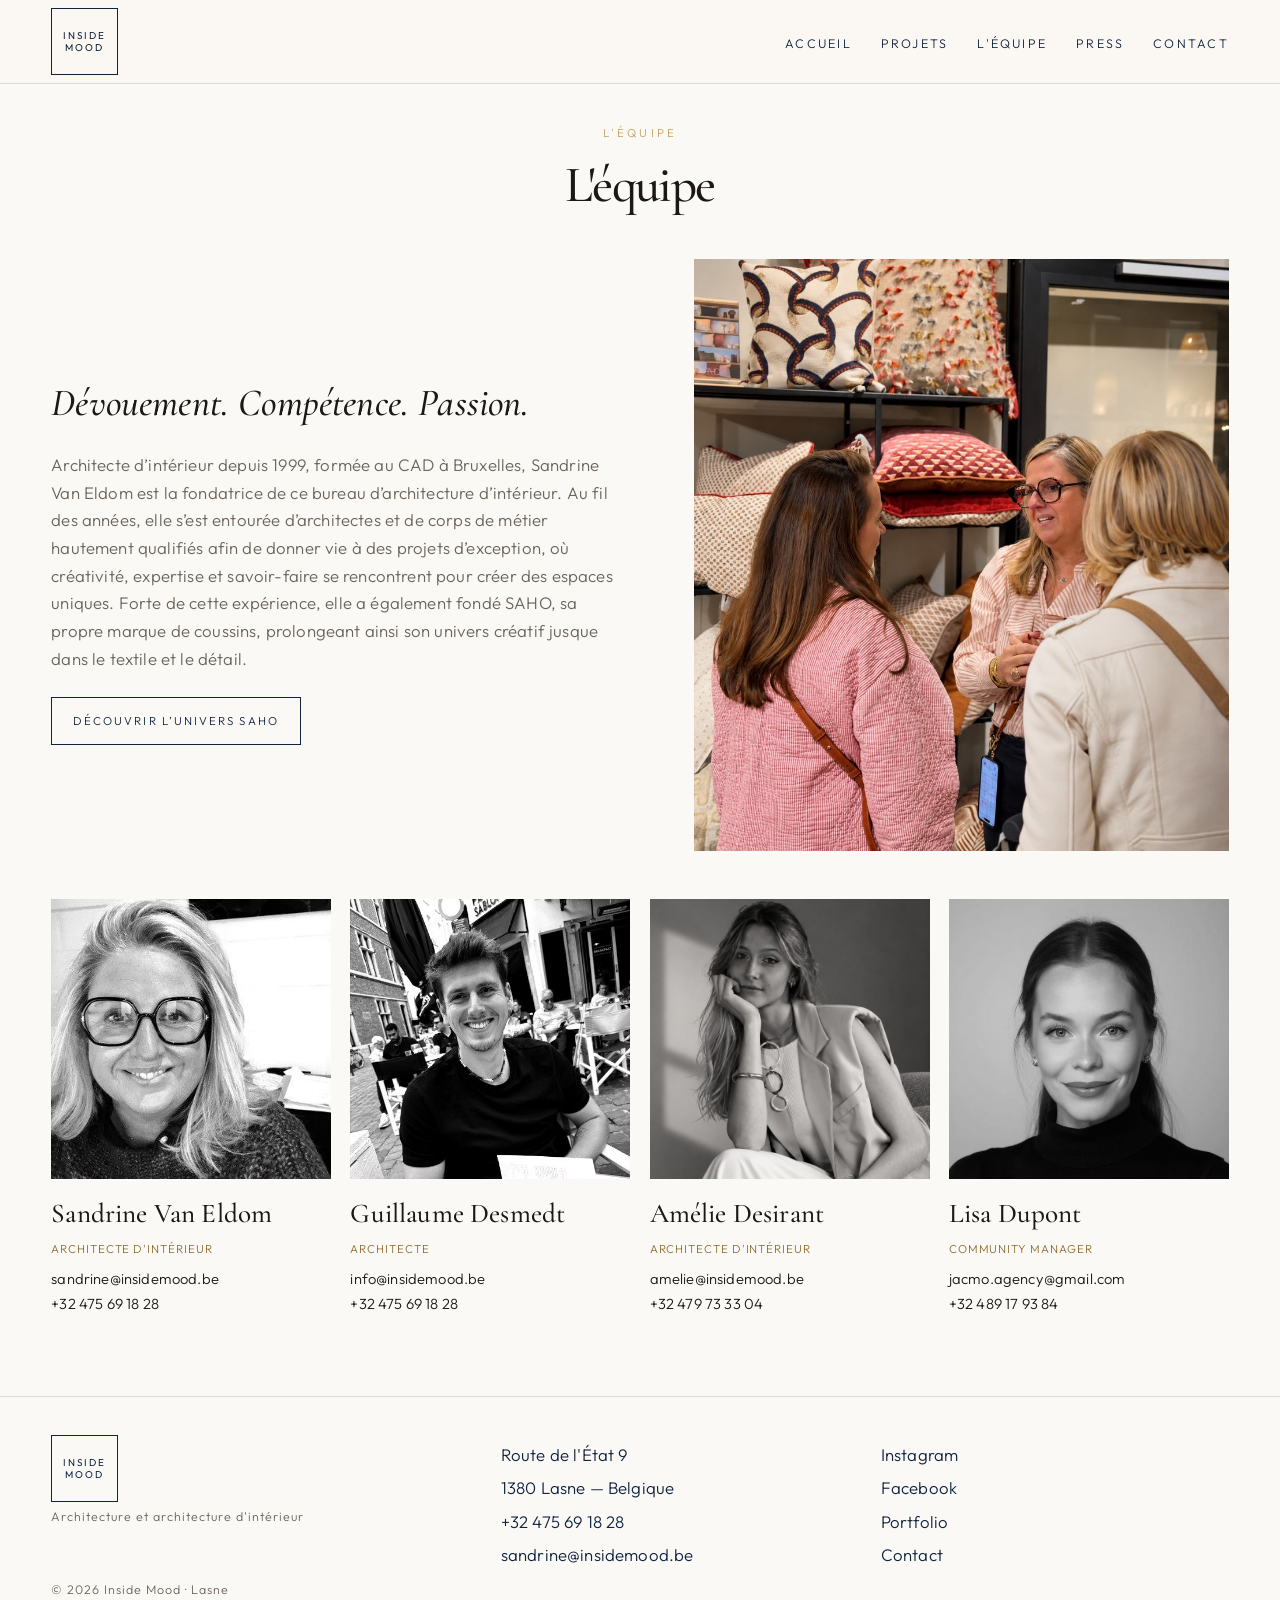
<file: atelier.html>
<!DOCTYPE html>
<html lang="fr">
<head>
  <meta charset="utf-8">
  <meta name="viewport" content="width=device-width, initial-scale=1">
  <title>L'équipe · Inside Mood</title>
  <meta name="description" content="L'équipe Inside Mood : Sandrine Van Eldom et ses collaborateurs, à Lasne.">
  <link rel="icon" href="favicon.svg" type="image/svg+xml">
  <link rel="stylesheet" href="fonts/fonts.css">
  <link rel="stylesheet" href="css/styles.css">
</head>
<body data-page="equipe">
  <div id="site-header"></div>
  <main id="contenu" class="page">
    <header class="gb-page-title">
      <p class="eyebrow">L'équipe</p>
      <h1>L'équipe</h1>
    </header>
    <section class="sandrine-feature">
      <div class="sandrine-copy">
        <p class="motto">Dévouement. Compétence. Passion.</p>
        <p>Architecte d’intérieur depuis 1999, formée au CAD à Bruxelles, Sandrine Van Eldom est la fondatrice de ce bureau d’architecture d’intérieur. Au fil des années, elle s’est entourée d’architectes et de corps de métier hautement qualifiés afin de donner vie à des projets d’exception, où créativité, expertise et savoir-faire se rencontrent pour créer des espaces uniques. Forte de cette expérience, elle a également fondé SAHO, sa propre marque de coussins, prolongeant ainsi son univers créatif jusque dans le textile et le détail.</p>
        <a class="btn btn-dark" href="https://www.saho.design/" target="_blank" rel="noopener noreferrer">Découvrir l’univers Saho</a>
      </div>
      <figure>
        <img src="equipe/sandrine-matieres.png" alt="Sandrine Van Eldom en conversation, parmi les coussins et les tissus">
      </figure>
    </section>
    <div class="team-grid" id="team-grid"></div>
  </main>
  <div id="site-footer"></div>
  <script src="js/data.js"></script>
  <script>
    document.getElementById("team-grid").innerHTML = TEAM.map((person) => `
      <article class="person">
        <img src="${person.photo}" alt="Portrait de ${person.name}">
        <h2>${person.name}</h2>
        <p class="role">${person.role}</p>
        <a href="mailto:${person.email}">${person.email}</a>
        <a href="tel:${person.phone.replace(/\s/g, "")}">${person.phone}</a>
      </article>
    `).join("");
  </script>
  <script src="js/site.js"></script>
</body>
</html>
</file>
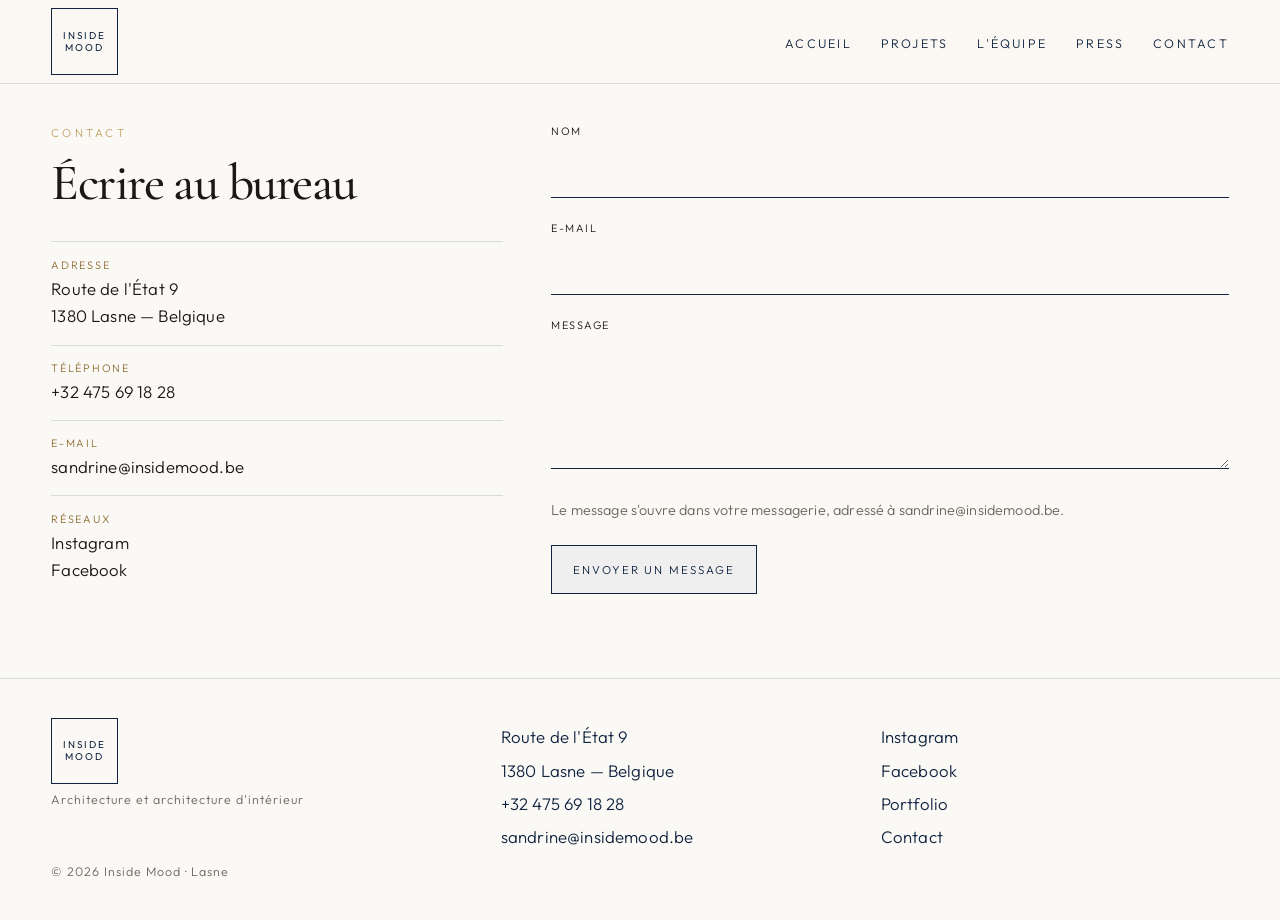
<file: contact.html>
<!DOCTYPE html>
<html lang="fr">
<head>
  <meta charset="utf-8">
  <meta name="viewport" content="width=device-width, initial-scale=1">
  <title>Contact · Inside Mood</title>
  <meta name="description" content="Contacter Inside Mood à Lasne. Sandrine Van Eldom, +32 475 69 18 28, sandrine@insidemood.be.">
  <link rel="icon" href="favicon.svg" type="image/svg+xml">
  <link rel="stylesheet" href="fonts/fonts.css">
  <link rel="stylesheet" href="css/styles.css">
</head>
<body data-page="contact">
  <div id="site-header"></div>
  <main id="contenu" class="page">
    <div class="contact-grid">
      <div>
        <p class="eyebrow">Contact</p>
        <h1>Écrire au bureau</h1>
        <ul class="contact-facts">
          <li>
            <span>Adresse</span>
            <a href="https://maps.google.com/?q=Route+de+l%27Etat+9+1380+Lasne+Belgique" target="_blank" rel="noreferrer">Route de l'État 9<br>1380 Lasne — Belgique</a>
          </li>
          <li>
            <span>Téléphone</span>
            <a href="tel:+32475691828">+32 475 69 18 28</a>
          </li>
          <li>
            <span>E-mail</span>
            <a href="mailto:sandrine@insidemood.be">sandrine@insidemood.be</a>
          </li>
          <li>
            <span>Réseaux</span>
            <a href="https://www.instagram.com/insidemood_architecture/" target="_blank" rel="noreferrer">Instagram</a><br>
            <a href="https://www.facebook.com/profile.php?id=61566520197933" target="_blank" rel="noreferrer">Facebook</a>
          </li>
        </ul>
      </div>
      <form id="contact-form">
        <label>
          <span>Nom</span>
          <input name="nom" type="text" autocomplete="name" required>
        </label>
        <label>
          <span>E-mail</span>
          <input name="email" type="email" autocomplete="email" required>
        </label>
        <label>
          <span>Message</span>
          <textarea name="message" required></textarea>
        </label>
        <p class="form-note">Le message s'ouvre dans votre messagerie, adressé à sandrine@insidemood.be.</p>
        <button class="btn btn-dark" type="submit">Envoyer un message</button>
      </form>
    </div>
  </main>
  <div id="site-footer"></div>
  <script src="js/data.js"></script>
  <script src="js/site.js"></script>
</body>
</html>
</file>
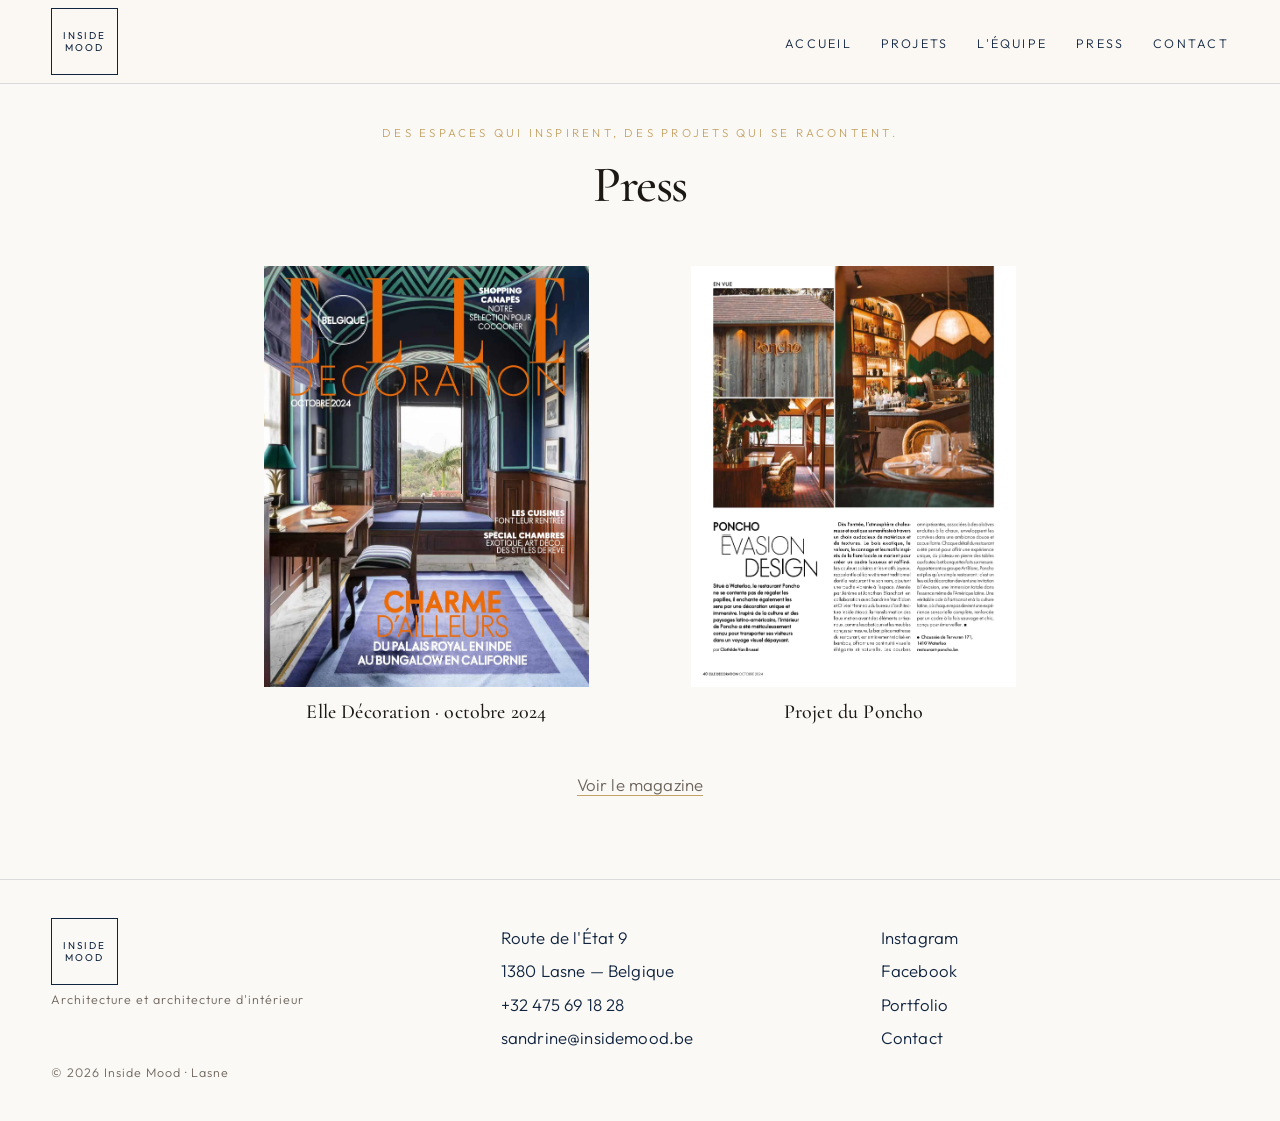
<file: press.html>
<!DOCTYPE html>
<html lang="fr">
<head>
  <meta charset="utf-8">
  <meta name="viewport" content="width=device-width, initial-scale=1">
  <title>Press · Inside Mood</title>
  <meta name="description" content="Presse Inside Mood, bureau d'architecture et d'architecture d'intérieur à Lasne.">
  <link rel="icon" href="favicon.svg" type="image/svg+xml">
  <link rel="stylesheet" href="fonts/fonts.css">
  <link rel="stylesheet" href="css/styles.css">
</head>
<body data-page="press">
  <div id="site-header"></div>
  <main id="contenu" class="page">
    <header class="gb-page-title">
      <p class="eyebrow">Des espaces qui inspirent, des projets qui se racontent.</p>
      <h1>Press</h1>
    </header>
    <div class="press-pages">
      <figure>
        <img src="press/couverture.webp" alt="Couverture du magazine Elle Décoration, octobre 2024">
        <figcaption>Elle Décoration · octobre 2024</figcaption>
      </figure>
      <figure>
        <img src="press/page-40.webp" alt="Page 40 d'Elle Décoration, article sur le bureau Inside Mood">
        <figcaption>Projet du Poncho</figcaption>
      </figure>
    </div>
    <p class="press-lead"><a href="https://online.fliphtml5.com/myfcp/geth/" target="_blank" rel="noreferrer">Voir le magazine</a></p>
  </main>
  <div id="site-footer"></div>
  <script src="js/data.js"></script>
  <script src="js/site.js"></script>
</body>
</html>
</file>
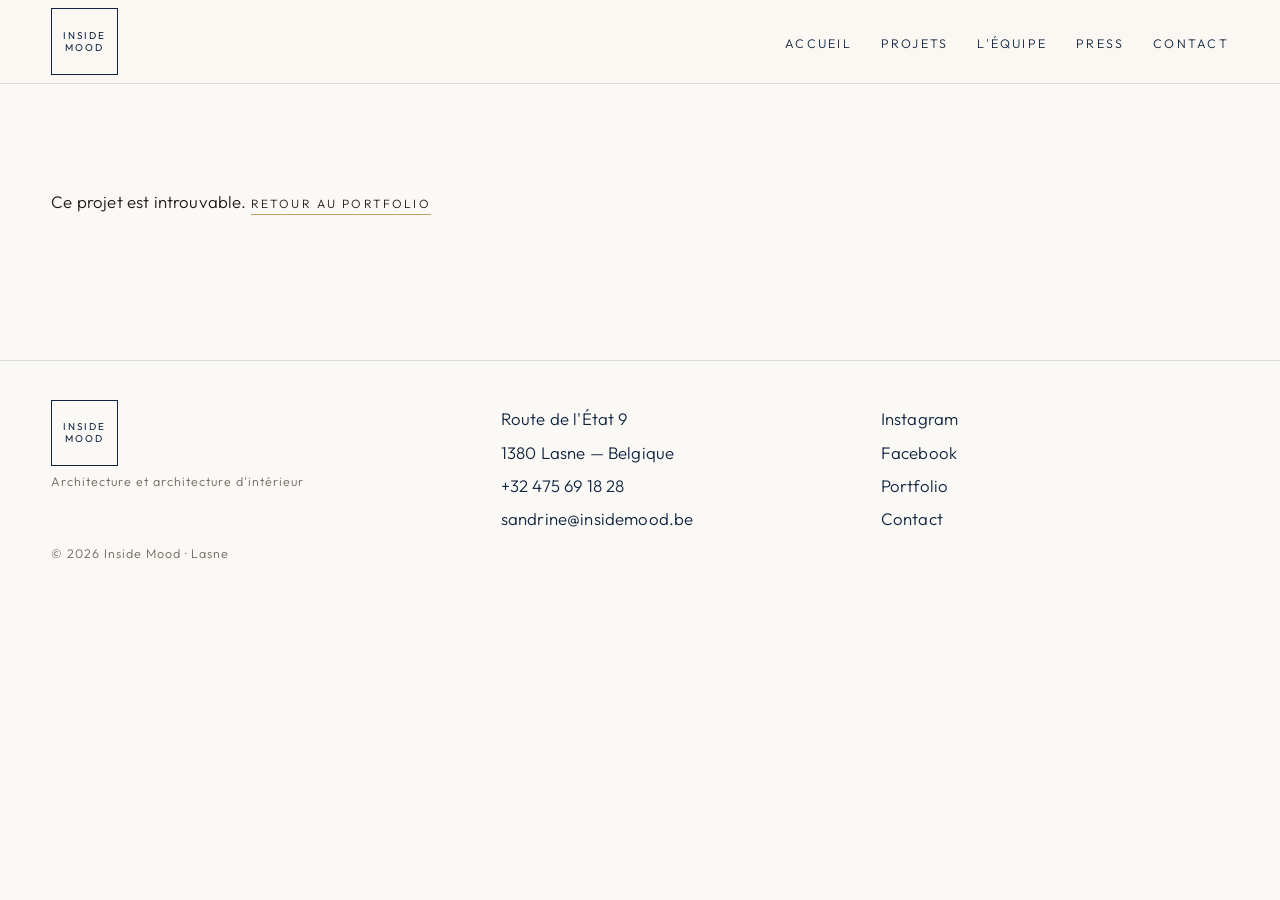
<file: projet.html>
<!DOCTYPE html>
<html lang="fr">
<head>
  <meta charset="utf-8">
  <meta name="viewport" content="width=device-width, initial-scale=1">
  <title>Projet · Inside Mood</title>
  <meta name="description" content="Projet du bureau Inside Mood, architecture et architecture d'intérieur.">
  <link rel="icon" href="favicon.svg" type="image/svg+xml">
  <link rel="stylesheet" href="fonts/fonts.css">
  <link rel="stylesheet" href="css/styles.css">
</head>
<body data-page="projets">
  <div id="site-header"></div>
  <main id="contenu" class="page">
    <article id="project-root"></article>
  </main>
  <div id="site-footer"></div>
  <script src="js/data.js"></script>
  <script src="js/site.js"></script>
</body>
</html>
</file>
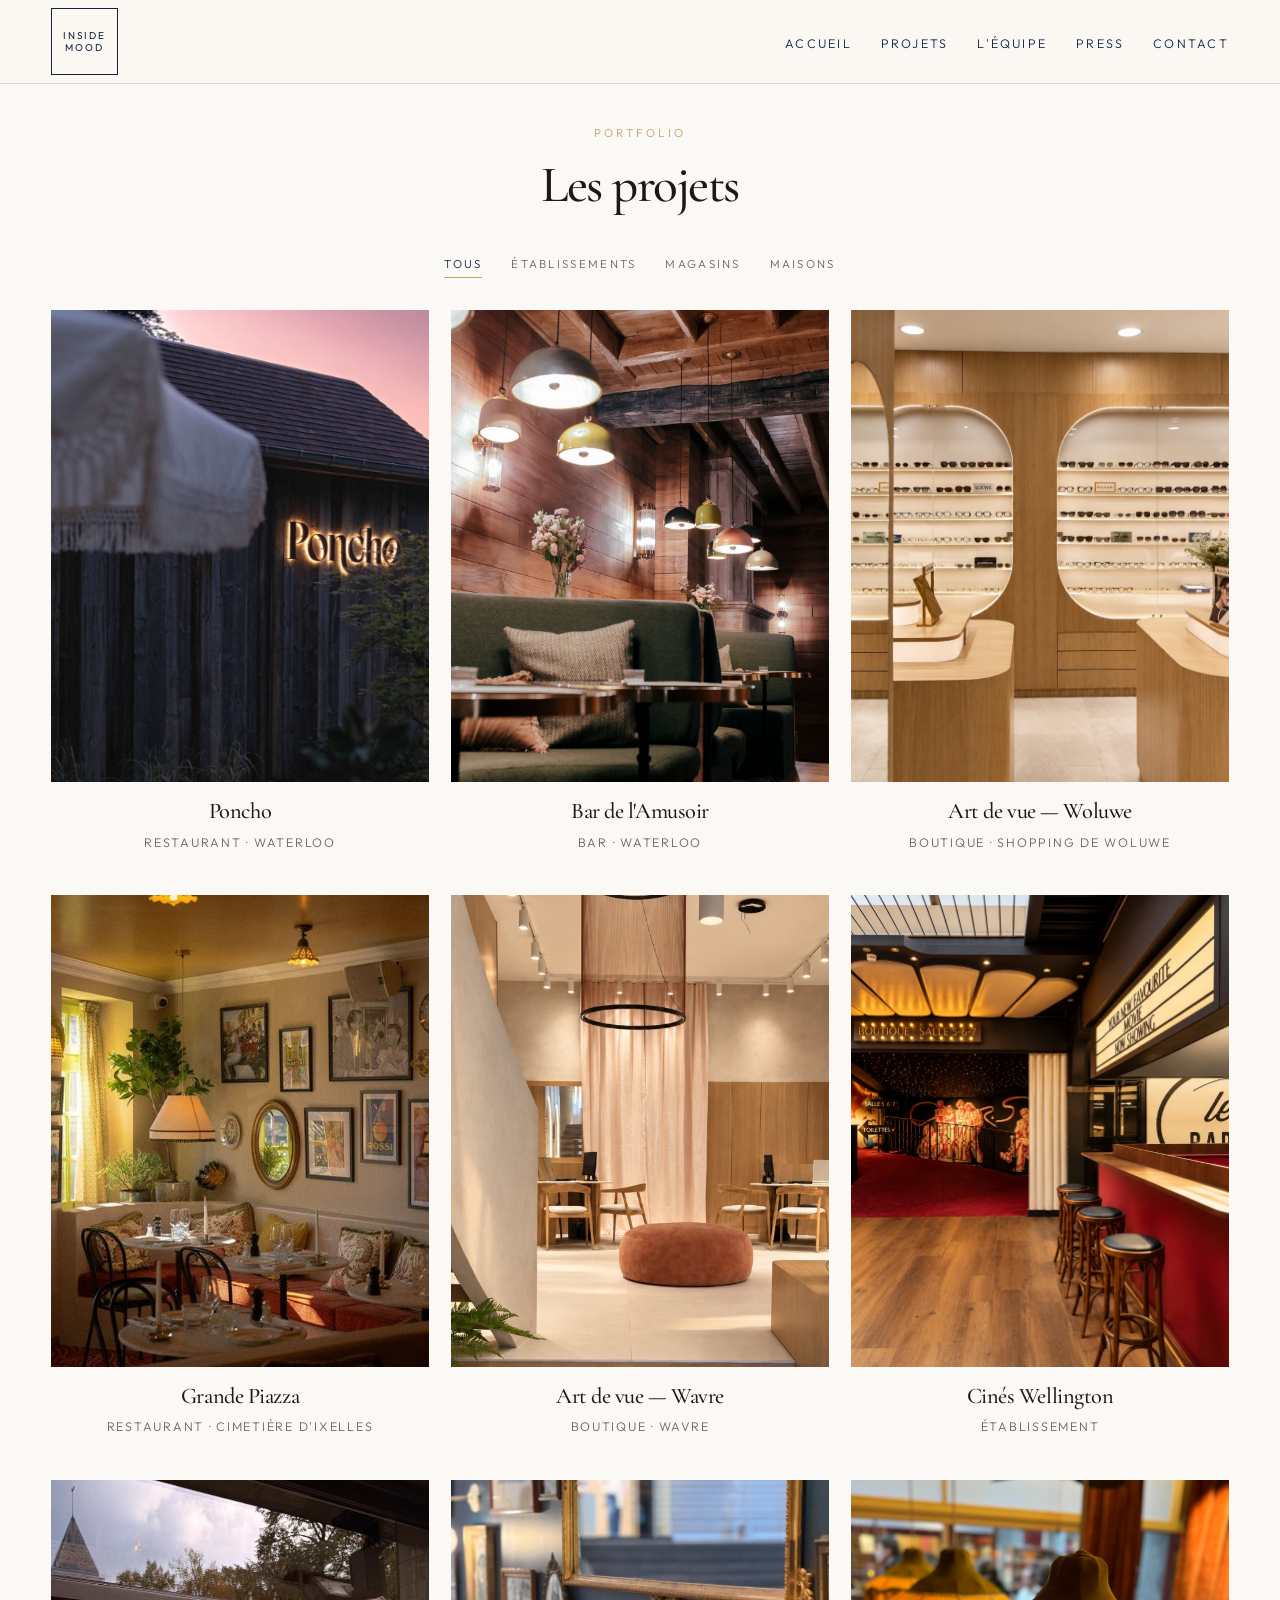
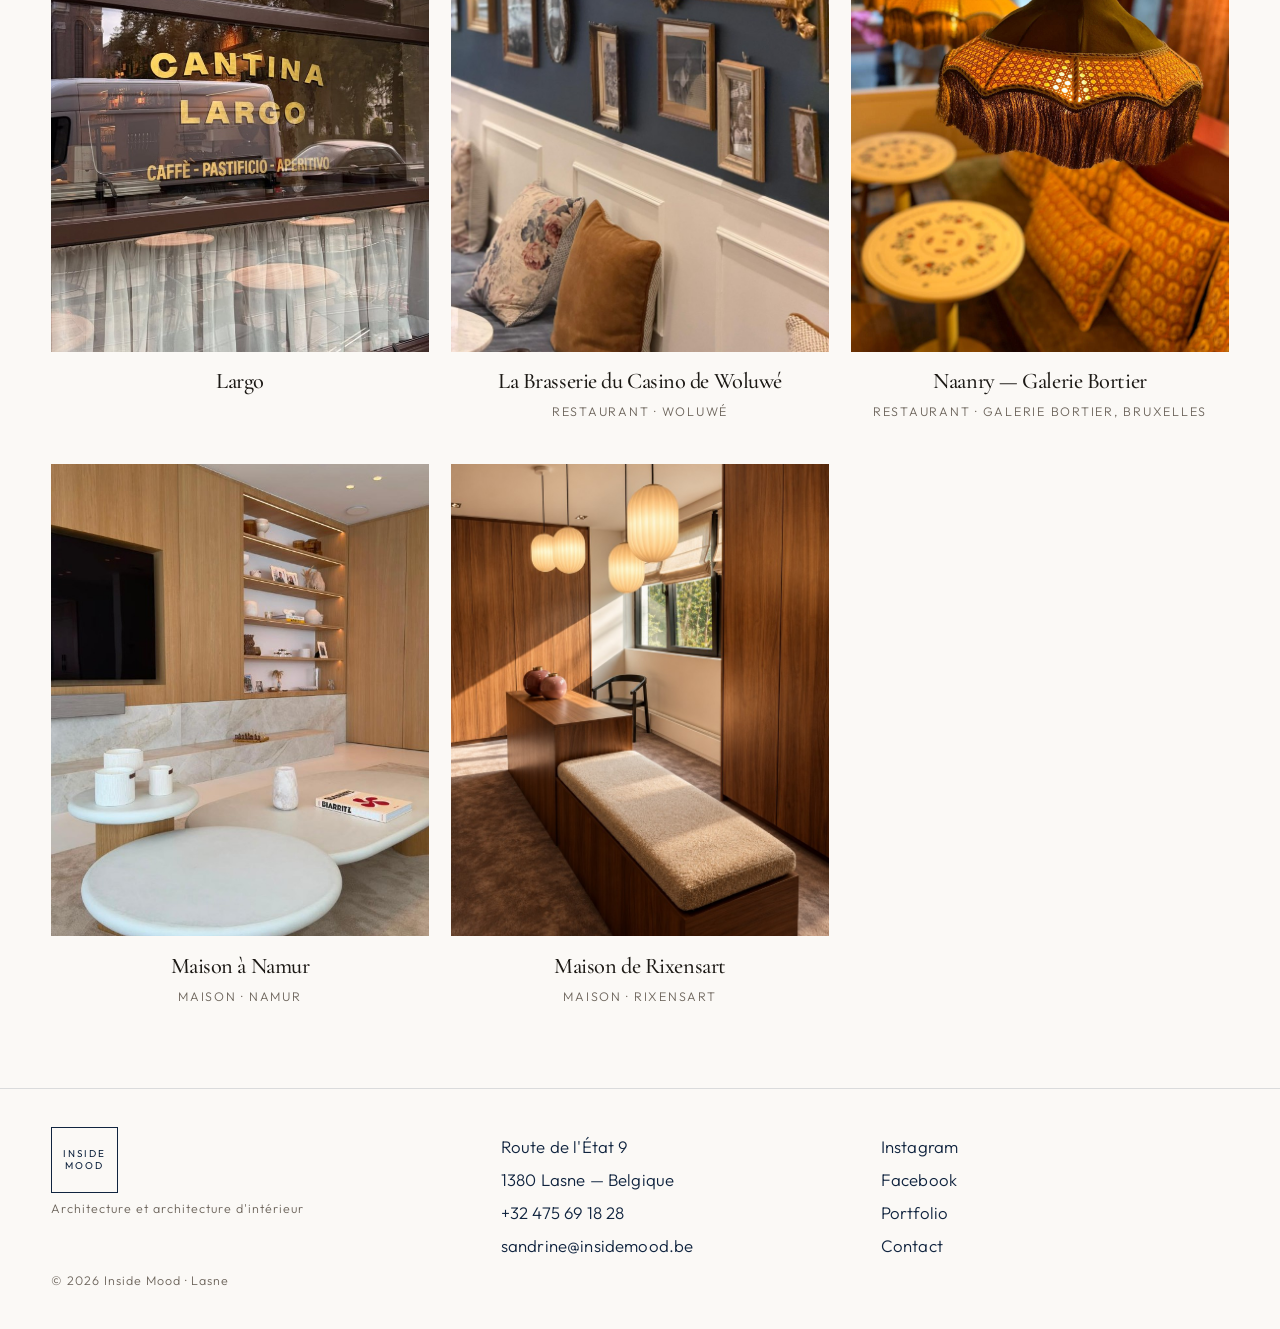
<file: projets.html>
<!DOCTYPE html>
<html lang="fr">
<head>
  <meta charset="utf-8">
  <meta name="viewport" content="width=device-width, initial-scale=1">
  <title>Projets · Inside Mood</title>
  <meta name="description" content="Portfolio Inside Mood : restaurants, bars, boutiques et maisons en Belgique.">
  <link rel="icon" href="favicon.svg" type="image/svg+xml">
  <link rel="stylesheet" href="fonts/fonts.css">
  <link rel="stylesheet" href="css/styles.css">
</head>
<body data-page="projets">
  <div id="site-header"></div>
  <main id="contenu" class="page">
    <header class="gb-page-title">
      <p class="eyebrow">Portfolio</p>
      <h1>Les projets</h1>
    </header>
    <div class="gb-cats" id="filters">
      <button type="button" class="is-on" data-filter="tous">Tous</button>
      <button type="button" data-filter="etablissements">Établissements</button>
      <button type="button" data-filter="magasins">Magasins</button>
      <button type="button" data-filter="maisons">Maisons</button>
    </div>
    <div class="home-grid gb-folio" id="folio-grid"></div>
  </main>
  <div id="site-footer"></div>
  <script src="js/data.js"></script>
  <script src="js/site.js"></script>
</body>
</html>
</file>
<file: fonts/fonts.css>
/* cyrillic-ext */
@font-face {
  font-family: 'Cormorant Garamond';
  font-style: italic;
  font-weight: 500;
  font-display: swap;
  src: url(font-1.woff2) format('woff2');
  unicode-range: U+0460-052F, U+1C80-1C8A, U+20B4, U+2DE0-2DFF, U+A640-A69F, U+FE2E-FE2F;
}
/* cyrillic */
@font-face {
  font-family: 'Cormorant Garamond';
  font-style: italic;
  font-weight: 500;
  font-display: swap;
  src: url(font-2.woff2) format('woff2');
  unicode-range: U+0301, U+0400-045F, U+0490-0491, U+04B0-04B1, U+2116;
}
/* vietnamese */
@font-face {
  font-family: 'Cormorant Garamond';
  font-style: italic;
  font-weight: 500;
  font-display: swap;
  src: url(font-3.woff2) format('woff2');
  unicode-range: U+0102-0103, U+0110-0111, U+0128-0129, U+0168-0169, U+01A0-01A1, U+01AF-01B0, U+0300-0301, U+0303-0304, U+0308-0309, U+0323, U+0329, U+1EA0-1EF9, U+20AB;
}
/* latin-ext */
@font-face {
  font-family: 'Cormorant Garamond';
  font-style: italic;
  font-weight: 500;
  font-display: swap;
  src: url(font-4.woff2) format('woff2');
  unicode-range: U+0100-02BA, U+02BD-02C5, U+02C7-02CC, U+02CE-02D7, U+02DD-02FF, U+0304, U+0308, U+0329, U+1D00-1DBF, U+1E00-1E9F, U+1EF2-1EFF, U+2020, U+20A0-20AB, U+20AD-20C4, U+2113, U+2C60-2C7F, U+A720-A7FF;
}
/* latin */
@font-face {
  font-family: 'Cormorant Garamond';
  font-style: italic;
  font-weight: 500;
  font-display: swap;
  src: url(font-5.woff2) format('woff2');
  unicode-range: U+0000-00FF, U+0131, U+0152-0153, U+02BB-02BC, U+02C6, U+02DA, U+02DC, U+0304, U+0308, U+0329, U+2000-206F, U+20AC, U+2122, U+2191, U+2193, U+2212, U+2215, U+FEFF, U+FFFD;
}
/* cyrillic-ext */
@font-face {
  font-family: 'Cormorant Garamond';
  font-style: normal;
  font-weight: 500;
  font-display: swap;
  src: url(font-6.woff2) format('woff2');
  unicode-range: U+0460-052F, U+1C80-1C8A, U+20B4, U+2DE0-2DFF, U+A640-A69F, U+FE2E-FE2F;
}
/* cyrillic */
@font-face {
  font-family: 'Cormorant Garamond';
  font-style: normal;
  font-weight: 500;
  font-display: swap;
  src: url(font-7.woff2) format('woff2');
  unicode-range: U+0301, U+0400-045F, U+0490-0491, U+04B0-04B1, U+2116;
}
/* vietnamese */
@font-face {
  font-family: 'Cormorant Garamond';
  font-style: normal;
  font-weight: 500;
  font-display: swap;
  src: url(font-8.woff2) format('woff2');
  unicode-range: U+0102-0103, U+0110-0111, U+0128-0129, U+0168-0169, U+01A0-01A1, U+01AF-01B0, U+0300-0301, U+0303-0304, U+0308-0309, U+0323, U+0329, U+1EA0-1EF9, U+20AB;
}
/* latin-ext */
@font-face {
  font-family: 'Cormorant Garamond';
  font-style: normal;
  font-weight: 500;
  font-display: swap;
  src: url(font-9.woff2) format('woff2');
  unicode-range: U+0100-02BA, U+02BD-02C5, U+02C7-02CC, U+02CE-02D7, U+02DD-02FF, U+0304, U+0308, U+0329, U+1D00-1DBF, U+1E00-1E9F, U+1EF2-1EFF, U+2020, U+20A0-20AB, U+20AD-20C4, U+2113, U+2C60-2C7F, U+A720-A7FF;
}
/* latin */
@font-face {
  font-family: 'Cormorant Garamond';
  font-style: normal;
  font-weight: 500;
  font-display: swap;
  src: url(font-10.woff2) format('woff2');
  unicode-range: U+0000-00FF, U+0131, U+0152-0153, U+02BB-02BC, U+02C6, U+02DA, U+02DC, U+0304, U+0308, U+0329, U+2000-206F, U+20AC, U+2122, U+2191, U+2193, U+2212, U+2215, U+FEFF, U+FFFD;
}
/* cyrillic-ext */
@font-face {
  font-family: 'Cormorant Garamond';
  font-style: normal;
  font-weight: 600;
  font-display: swap;
  src: url(font-6.woff2) format('woff2');
  unicode-range: U+0460-052F, U+1C80-1C8A, U+20B4, U+2DE0-2DFF, U+A640-A69F, U+FE2E-FE2F;
}
/* cyrillic */
@font-face {
  font-family: 'Cormorant Garamond';
  font-style: normal;
  font-weight: 600;
  font-display: swap;
  src: url(font-7.woff2) format('woff2');
  unicode-range: U+0301, U+0400-045F, U+0490-0491, U+04B0-04B1, U+2116;
}
/* vietnamese */
@font-face {
  font-family: 'Cormorant Garamond';
  font-style: normal;
  font-weight: 600;
  font-display: swap;
  src: url(font-8.woff2) format('woff2');
  unicode-range: U+0102-0103, U+0110-0111, U+0128-0129, U+0168-0169, U+01A0-01A1, U+01AF-01B0, U+0300-0301, U+0303-0304, U+0308-0309, U+0323, U+0329, U+1EA0-1EF9, U+20AB;
}
/* latin-ext */
@font-face {
  font-family: 'Cormorant Garamond';
  font-style: normal;
  font-weight: 600;
  font-display: swap;
  src: url(font-9.woff2) format('woff2');
  unicode-range: U+0100-02BA, U+02BD-02C5, U+02C7-02CC, U+02CE-02D7, U+02DD-02FF, U+0304, U+0308, U+0329, U+1D00-1DBF, U+1E00-1E9F, U+1EF2-1EFF, U+2020, U+20A0-20AB, U+20AD-20C4, U+2113, U+2C60-2C7F, U+A720-A7FF;
}
/* latin */
@font-face {
  font-family: 'Cormorant Garamond';
  font-style: normal;
  font-weight: 600;
  font-display: swap;
  src: url(font-10.woff2) format('woff2');
  unicode-range: U+0000-00FF, U+0131, U+0152-0153, U+02BB-02BC, U+02C6, U+02DA, U+02DC, U+0304, U+0308, U+0329, U+2000-206F, U+20AC, U+2122, U+2191, U+2193, U+2212, U+2215, U+FEFF, U+FFFD;
}
/* latin-ext */
@font-face {
  font-family: 'Outfit';
  font-style: normal;
  font-weight: 300;
  font-display: swap;
  src: url(font-11.woff2) format('woff2');
  unicode-range: U+0100-02BA, U+02BD-02C5, U+02C7-02CC, U+02CE-02D7, U+02DD-02FF, U+0304, U+0308, U+0329, U+1D00-1DBF, U+1E00-1E9F, U+1EF2-1EFF, U+2020, U+20A0-20AB, U+20AD-20C4, U+2113, U+2C60-2C7F, U+A720-A7FF;
}
/* latin */
@font-face {
  font-family: 'Outfit';
  font-style: normal;
  font-weight: 300;
  font-display: swap;
  src: url(font-12.woff2) format('woff2');
  unicode-range: U+0000-00FF, U+0131, U+0152-0153, U+02BB-02BC, U+02C6, U+02DA, U+02DC, U+0304, U+0308, U+0329, U+2000-206F, U+20AC, U+2122, U+2191, U+2193, U+2212, U+2215, U+FEFF, U+FFFD;
}
/* latin-ext */
@font-face {
  font-family: 'Outfit';
  font-style: normal;
  font-weight: 400;
  font-display: swap;
  src: url(font-11.woff2) format('woff2');
  unicode-range: U+0100-02BA, U+02BD-02C5, U+02C7-02CC, U+02CE-02D7, U+02DD-02FF, U+0304, U+0308, U+0329, U+1D00-1DBF, U+1E00-1E9F, U+1EF2-1EFF, U+2020, U+20A0-20AB, U+20AD-20C4, U+2113, U+2C60-2C7F, U+A720-A7FF;
}
/* latin */
@font-face {
  font-family: 'Outfit';
  font-style: normal;
  font-weight: 400;
  font-display: swap;
  src: url(font-12.woff2) format('woff2');
  unicode-range: U+0000-00FF, U+0131, U+0152-0153, U+02BB-02BC, U+02C6, U+02DA, U+02DC, U+0304, U+0308, U+0329, U+2000-206F, U+20AC, U+2122, U+2191, U+2193, U+2212, U+2215, U+FEFF, U+FFFD;
}
/* latin-ext */
@font-face {
  font-family: 'Outfit';
  font-style: normal;
  font-weight: 500;
  font-display: swap;
  src: url(font-11.woff2) format('woff2');
  unicode-range: U+0100-02BA, U+02BD-02C5, U+02C7-02CC, U+02CE-02D7, U+02DD-02FF, U+0304, U+0308, U+0329, U+1D00-1DBF, U+1E00-1E9F, U+1EF2-1EFF, U+2020, U+20A0-20AB, U+20AD-20C4, U+2113, U+2C60-2C7F, U+A720-A7FF;
}
/* latin */
@font-face {
  font-family: 'Outfit';
  font-style: normal;
  font-weight: 500;
  font-display: swap;
  src: url(font-12.woff2) format('woff2');
  unicode-range: U+0000-00FF, U+0131, U+0152-0153, U+02BB-02BC, U+02C6, U+02DA, U+02DC, U+0304, U+0308, U+0329, U+2000-206F, U+20AC, U+2122, U+2191, U+2193, U+2212, U+2215, U+FEFF, U+FFFD;
}
</file>
<file: css/styles.css>
:root {
  --navy: #10243f;
  --navy-deep: #0a182b;
  --ink: #1c1915;
  --gold: #c4a265;
  --gold-deep: #8d6d32;
  --ivory: #f4efe6;
  --paper: #fbf8f3;
  --cream: #e7dfd1;
  --muted: #6d655c;
  --line: rgba(16, 36, 63, 0.14);
  --serif: "Cormorant Garamond", "Times New Roman", serif;
  --sans: "Outfit", "Segoe UI", sans-serif;
  --pad: clamp(1.25rem, 4vw, 4.5rem);
  --header: 5.2rem;
}

* { box-sizing: border-box; }
html { scroll-behavior: smooth; }
body {
  margin: 0;
  overflow-x: clip;
  color: var(--ink);
  background: #fbf9f6;
  font-family: var(--sans);
  font-weight: 300;
  font-size: 1.05rem;
  line-height: 1.65;
  letter-spacing: 0.01em;
}
img { max-width: 100%; display: block; }
a { color: inherit; text-decoration: none; }
button, input, textarea { font: inherit; color: inherit; }
::selection { background: #e7d7b0; color: var(--navy); }

.skip {
  position: absolute;
  left: 1rem;
  top: -4rem;
  background: var(--gold);
  color: var(--navy);
  padding: 0.5rem 0.8rem;
  z-index: 20;
}
.skip:focus { top: 1rem; }

.nav {
  position: fixed;
  inset: 0 0 auto 0;
  z-index: 30;
  display: flex;
  align-items: center;
  justify-content: space-between;
  gap: 1.5rem;
  padding: 1rem var(--pad);
  height: var(--header);
  color: var(--ivory);
  transition: background 0.3s ease, color 0.3s ease, box-shadow 0.3s ease;
}
.nav.is-solid,
body:not(.home) .nav {
  background: rgba(251, 248, 243, 0.92);
  color: var(--navy);
  backdrop-filter: blur(14px);
  box-shadow: 0 1px 0 var(--line);
}
.brand {
  display: flex;
  flex-direction: column;
  align-items: center;
  justify-content: center;
  gap: 0.12rem;
  width: 4.15rem;
  height: 4.15rem;
  border: 1px solid currentColor;
  line-height: 1;
  font-family: var(--sans);
  font-size: 0.62rem;
  letter-spacing: 0.18em;
  text-transform: uppercase;
  font-weight: 400;
}
.brand span { display: block; }
.nav-links {
  display: flex;
  align-items: center;
  gap: 1.8rem;
  list-style: none;
  margin: 0;
  padding: 0;
}
.nav-links a {
  font-size: 0.78rem;
  letter-spacing: 0.18em;
  text-transform: uppercase;
  transition: filter 0.28s ease, opacity 0.28s ease, transform 0.28s ease;
}
.nav-links:hover a,
.nav-links:focus-within a {
  filter: blur(2px);
  opacity: 0.45;
}
.nav-links a:hover,
.nav-links a:focus-visible {
  filter: none;
  opacity: 1;
  transform: scale(1.08);
}
.menu-btn {
  display: none;
  width: 2.6rem;
  height: 2.6rem;
  border: 1px solid currentColor;
  background: transparent;
  padding: 0;
  cursor: pointer;
}
.menu-btn span,
.menu-btn span::before,
.menu-btn span::after {
  display: block;
  height: 1px;
  width: 1.1rem;
  background: currentColor;
  position: relative;
  margin: 0 auto;
}
.menu-btn span::before,
.menu-btn span::after {
  content: "";
  position: absolute;
  left: 0;
}
.menu-btn span::before { top: -6px; }
.menu-btn span::after { top: 6px; }

.hero {
  min-height: 100svh;
  display: grid;
  grid-template-columns: minmax(300px, 0.9fr) 1.15fr;
  background: var(--navy-deep);
  color: var(--ivory);
}
.hero-copy {
  display: flex;
  flex-direction: column;
  justify-content: flex-end;
  padding: calc(var(--header) + 2rem) var(--pad) 3.5rem;
  position: relative;
}
.hero-copy::before {
  content: "";
  position: absolute;
  left: var(--pad);
  top: calc(var(--header) + 1.5rem);
  bottom: 3.5rem;
  width: 1px;
  background: linear-gradient(var(--gold), transparent);
}
.eyebrow {
  margin: 0 0 1rem;
  font-size: 0.72rem;
  letter-spacing: 0.28em;
  text-transform: uppercase;
  color: var(--gold);
}
.hero h1 {
  margin: 0 0 1.2rem;
  font-family: var(--serif);
  font-weight: 500;
  font-size: clamp(3.4rem, 6.4vw, 6.6rem);
  line-height: 0.9;
  letter-spacing: -0.03em;
}
.hero h1 em {
  font-style: italic;
  font-weight: 400;
  color: var(--gold);
}
.lede {
  max-width: 38rem;
  margin: 0 0 2rem;
  color: rgba(246, 241, 232, 0.86);
  font-size: 1.02rem;
}
.btn {
  align-self: flex-start;
  justify-self: start;
  width: auto;
  display: inline-flex;
  align-items: center;
  gap: 0.8rem;
  border: 1px solid var(--gold);
  color: var(--gold);
  padding: 0.85rem 1.3rem;
  letter-spacing: 0.18em;
  text-transform: uppercase;
  font-size: 0.72rem;
  transition: background 0.25s ease, color 0.25s ease;
}
.btn:hover { background: var(--gold); color: var(--navy); }
.btn-dark {
  border-color: var(--navy);
  color: var(--navy);
}
.btn-dark:hover { background: var(--navy); color: var(--ivory); }
.hero-visual {
  position: relative;
  min-height: 100svh;
}
.hero-visual img {
  width: 100%;
  height: 100%;
  object-fit: cover;
  position: absolute;
  inset: 0;
}
.hero-caption {
  position: absolute;
  right: 1.2rem;
  bottom: 1.2rem;
  background: rgba(10, 24, 43, 0.72);
  color: var(--ivory);
  padding: 0.55rem 0.8rem;
  font-size: 0.72rem;
  letter-spacing: 0.16em;
  text-transform: uppercase;
}
.hero-light {
  min-height: 0;
  background: transparent;
  color: var(--ink);
  align-items: center;
  gap: clamp(1.5rem, 4vw, 4rem);
  padding: calc(var(--header) + 1.4rem) var(--pad) 1rem;
}
.hero-light .hero-copy {
  justify-content: center;
  padding: 1rem 0 1rem 0.2rem;
}
.hero-light .hero-copy::before { display: none; }
.hero-light h1 {
  color: var(--navy);
  font-size: clamp(3.2rem, 5.5vw, 5.2rem);
  font-weight: 500;
}
.hero-light .lede {
  color: var(--ink);
  margin-bottom: 1rem;
}
.hero-light .hero-visual {
  min-height: 0;
  height: min(68vh, 560px);
}
.section-note {
  margin: 0;
  max-width: 22rem;
  color: var(--muted);
  font-size: 0.98rem;
}
.compare-section { padding-top: 1.2rem; padding-bottom: 2.2rem; }
.compare-row {
  display: grid;
  grid-template-columns: repeat(3, minmax(0, 1fr));
  gap: 1.1rem 0.9rem;
}
.compare {
  position: relative;
  aspect-ratio: 16 / 10;
  overflow: hidden;
  background: var(--cream);
  user-select: none;
  touch-action: none;
}
.compare img {
  position: absolute;
  inset: 0;
  width: 100%;
  height: 100%;
  object-fit: cover;
  pointer-events: none;
}
.compare-before { clip-path: inset(0 calc(100% - var(--pos)) 0 0); }
.compare-tag {
  position: absolute;
  top: 0.85rem;
  z-index: 2;
  pointer-events: none;
  background: rgba(251, 249, 246, 0.92);
  color: var(--navy);
  font-size: 0.68rem;
  letter-spacing: 0.18em;
  text-transform: uppercase;
  padding: 0.32rem 0.55rem;
}
.compare-tag.is-before { left: 0.85rem; }
.compare-tag.is-after { right: 0.85rem; }
.compare-line {
  position: absolute;
  z-index: 2;
  top: 0;
  bottom: 0;
  left: var(--pos);
  width: 1px;
  background: #fff;
  transform: translateX(-50%);
  pointer-events: none;
}
.compare-line::after {
  content: "‹ ›";
  position: absolute;
  top: 50%;
  left: 50%;
  width: 48px;
  height: 48px;
  display: grid;
  place-items: center;
  transform: translate(-50%, -50%);
  border-radius: 50%;
  border: 1px solid #fff;
  background: rgba(16, 36, 63, 0.55);
  color: #fff;
  font-family: var(--serif);
  font-size: 1rem;
  letter-spacing: 0.12em;
  box-shadow: 0 8px 20px rgba(16, 36, 63, 0.22);
}
.compare input[type="range"] {
  position: absolute;
  inset: 0;
  z-index: 3;
  width: 100%;
  height: 100%;
  margin: 0;
  padding: 0;
  border: 0;
  background: transparent;
  opacity: 0;
  cursor: ew-resize;
}
.compare:focus-within { outline: 1px solid var(--gold); outline-offset: 4px; }
.compare-name {
  display: inline-block;
  margin-top: 0.65rem;
  font-family: var(--serif);
  font-size: 1.2rem;
  line-height: 1.2;
}
.compare-name:hover { color: var(--gold-deep); }
.project-compares {
  margin: 1.5rem 0 0.2rem;
  grid-template-columns: minmax(0, 46rem);
}
.projects-home,
.team-home,
.process { padding-top: 3rem; padding-bottom: 2.6rem; }
.projects-home .section-head h2,
.team-home .section-head h2,
.process .section-head h2 { font-size: clamp(2.2rem, 4vw, 3.3rem); }
.home-grid {
  display: grid;
  grid-template-columns: repeat(4, 1fr);
  gap: 1.8rem 1rem;
}
.home-grid .media { aspect-ratio: 4 / 5; }
.home-grid h3 { font-size: 1.45rem; }
.ongoing-light {
  margin: 0;
  padding: 2.2rem 0 1.6rem;
  border-top: 1px solid var(--line);
  overflow: hidden;
}
.ongoing-light .eyebrow {
  margin-left: var(--pad);
  margin-right: var(--pad);
}
.soon-marquee {
  overflow: hidden;
  margin-top: 0.4rem;
  mask-image: linear-gradient(90deg, transparent, #000 6%, #000 94%, transparent);
}
.soon-track {
  display: flex;
  width: max-content;
  animation: soon-scroll 78s linear infinite;
}
.soon-marquee:hover .soon-track { animation-play-state: paused; }
.soon-set {
  display: flex;
  gap: 1.35rem;
  margin: 0;
  padding: 0 1.35rem 0 0;
  list-style: none;
}
.soon-card {
  flex: 0 0 15.5rem;
  width: 15.5rem;
}
.soon-visual {
  position: relative;
  aspect-ratio: 1;
  background: var(--navy-deep);
  overflow: hidden;
}
.soon-visual > img,
.soon-slides img {
  width: 100%;
  height: 100%;
  object-fit: cover;
}
.soon-visual:empty {
  background: #fff;
  border: 1px solid var(--line);
}
.soon-slides {
  position: absolute;
  inset: 0;
}
.soon-slides img {
  position: absolute;
  inset: 0;
  opacity: 0;
  transition: opacity 0.7s ease;
}
.soon-slides img.is-on { opacity: 1; }
.soon-card h3 {
  margin: 0.75rem 0 0;
  font-family: var(--serif);
  font-weight: 500;
  font-size: 1.35rem;
  line-height: 1.1;
  letter-spacing: -0.02em;
  color: var(--navy);
}
.soon-card p {
  margin: 0.28rem 0 0;
  font-size: 0.68rem;
  letter-spacing: 0.16em;
  line-height: 1.45;
  text-transform: uppercase;
  color: var(--gold-deep);
}
@keyframes soon-scroll {
  from { transform: translateX(0); }
  to { transform: translateX(-50%); }
}
.team-home .person h2 { font-size: 1.35rem; }
.process { padding-top: 0.4rem; }
.steps {
  list-style: none;
  display: grid;
  grid-template-columns: repeat(4, 1fr);
  gap: 1.2rem;
  margin: 0;
  padding: 0;
}
.steps li {
  background: #fff;
  border: 1px solid var(--line);
  padding: 1.2rem 1.1rem 1.3rem;
}
.steps span {
  font-family: var(--serif);
  font-style: italic;
  color: var(--gold-deep);
  font-size: 1.4rem;
}
.steps h3 {
  margin: 0.45rem 0 0.4rem;
  font-family: var(--serif);
  font-size: 1.7rem;
  font-weight: 500;
}
.steps p { margin: 0; color: var(--muted); font-size: 0.95rem; }

.section { padding: 5.5rem var(--pad); }
.section-head {
  display: flex;
  justify-content: space-between;
  align-items: flex-end;
  gap: 1.5rem;
  margin-bottom: 2.2rem;
  border-top: 1px solid var(--line);
  padding-top: 1.4rem;
}
.section-head h2,
.page-title h1,
.project-hero h1,
.ongoing h2,
.studio h2 {
  font-family: var(--serif);
  font-weight: 500;
  letter-spacing: -0.03em;
  line-height: 0.95;
  margin: 0;
}
.section-head h2 { font-size: clamp(2.6rem, 5vw, 4.4rem); }
.text-link {
  font-size: 0.75rem;
  letter-spacing: 0.18em;
  text-transform: uppercase;
  border-bottom: 1px solid var(--gold);
  padding-bottom: 0.2rem;
  white-space: nowrap;
}

.intro-grid {
  display: grid;
  grid-template-columns: 0.9fr 1.1fr;
  gap: 3rem;
  align-items: start;
}
.intro-grid h2 {
  margin: 0.4rem 0 0;
  font-family: var(--serif);
  font-weight: 500;
  font-size: clamp(2.2rem, 4vw, 3.6rem);
  line-height: 1.02;
  letter-spacing: -0.03em;
}
.intro-text p { margin: 0 0 1rem; }
.intro-text p:last-child { margin: 0; }
.services {
  list-style: none;
  display: grid;
  grid-template-columns: repeat(3, 1fr);
  gap: 1rem;
  margin: 3rem 0 0;
  padding: 0;
}
.services li {
  border-top: 1px solid var(--navy);
  padding-top: 0.9rem;
  font-family: var(--serif);
  font-size: 1.55rem;
  line-height: 1.15;
}
.services span {
  display: block;
  font-family: var(--sans);
  font-size: 0.72rem;
  letter-spacing: 0.2em;
  color: var(--gold-deep);
  margin-bottom: 0.45rem;
}

.work-grid {
  display: grid;
  grid-template-columns: repeat(3, 1fr);
  gap: 2.4rem 1.3rem;
}
.card .media {
  overflow: hidden;
  background: var(--cream);
  aspect-ratio: 3 / 4;
}
.work-grid .card:first-child { grid-column: 1 / -1; }
.work-grid .card:first-child .media { aspect-ratio: 16 / 8.2; }
.card img {
  width: 100%;
  height: 100%;
  object-fit: cover;
  transition: transform 0.7s ease;
}
.card:hover img { transform: scale(1.03); }
.gb-hero {
  position: relative;
  margin-top: var(--header);
  height: calc(100svh - var(--header));
  min-height: 460px;
  background: var(--cream);
}
.gb-hero img {
  width: 100%;
  height: 100%;
  object-fit: cover;
  object-position: center;
}
.gb-hero-copy {
  position: absolute;
  left: 0;
  right: 0;
  bottom: 0;
  padding: 5.5rem var(--pad) 2.6rem;
  background: linear-gradient(to top, rgba(12, 22, 38, 0.78) 0%, rgba(12, 22, 38, 0.28) 62%, transparent 100%);
}
.gb-hero .gb-statement {
  max-width: 38rem;
  margin: 0;
  color: #f7f3ea;
  text-align: left;
  font-size: clamp(1.55rem, 2.5vw, 2.15rem);
  line-height: 1.28;
  animation: statement-in 1.25s cubic-bezier(0.22, 1, 0.36, 1) 0.35s both;
}
@keyframes statement-in {
  from {
    opacity: 0;
    transform: translateY(1.1rem);
  }
  to {
    opacity: 1;
    transform: none;
  }
}
.home.reveal-ready .reveal {
  opacity: 0;
  transform: translateY(1.15rem);
  transition: opacity 0.85s cubic-bezier(0.22, 1, 0.36, 1), transform 0.85s cubic-bezier(0.22, 1, 0.36, 1);
}
.home.reveal-ready .reveal.is-in {
  opacity: 1;
  transform: none;
}
.gb-marks {
  display: flex;
  flex-direction: column;
  align-items: center;
  gap: 2.15rem;
  padding: 4.2rem 0 3.4rem;
}
.gb-mark {
  width: 2.35rem;
  height: 2.35rem;
  border: 1px solid var(--gold);
  background: transparent;
}
.gb-mark.is-point { transform: rotate(45deg); }
.gb-story {
  display: grid;
  grid-template-columns: minmax(0, 0.86fr) minmax(0, 1.14fr);
  gap: 2.4rem 4.2rem;
  align-items: center;
  max-width: 76rem;
  margin: 0 auto;
  padding: 0.4rem var(--pad) 3.4rem;
}
.gb-mood { margin: 0; }
.gb-mood img {
  width: 100%;
  height: auto;
  object-fit: cover;
}
.gb-story h2 {
  margin: 0 0 1.25rem;
  font-family: var(--serif);
  font-weight: 500;
  font-size: clamp(2.1rem, 3.4vw, 3rem);
  line-height: 1;
  letter-spacing: -0.03em;
  color: var(--navy);
  text-align: left;
}
.gb-story p {
  margin: 0 0 1rem;
  color: var(--muted);
  text-align: left;
}
.gb-story p:last-child { margin-bottom: 0; }
.gb-statement {
  margin: 0 0 1.2rem;
  font-family: var(--serif);
  font-weight: 500;
  font-size: clamp(1.7rem, 3vw, 2.45rem);
  line-height: 1.25;
  letter-spacing: -0.02em;
  color: var(--navy);
}
.gb-cats {
  display: flex;
  justify-content: center;
  flex-wrap: wrap;
  gap: 0.4rem 1.8rem;
  padding: 0 var(--pad) 2rem;
}
.gb-cats button {
  background: none;
  border: 0;
  padding: 0.3rem 0;
  cursor: pointer;
  letter-spacing: 0.2em;
  text-transform: uppercase;
  font-size: 0.72rem;
  color: var(--muted);
}
.gb-cats button.is-on,
.gb-cats button:hover {
  color: var(--navy);
  box-shadow: inset 0 -1px 0 var(--gold);
}
.gb-projects { padding-top: 1rem; }
.gb-projects h2,
.bureau h2,
.faq-section h2,
.gb-page-title h1,
.contact-grid h1 {
  font-family: var(--serif);
  font-weight: 500;
  letter-spacing: -0.03em;
  line-height: 1;
  margin: 0 0 2rem;
  font-size: clamp(2.4rem, 4vw, 3.6rem);
  text-align: center;
}
.contact-grid h1 { text-align: left; }
.gb-folio {
  grid-template-columns: repeat(3, minmax(0, 1fr));
  gap: 2.6rem 1.4rem;
}
.gb-projects .home-grid {
  grid-template-columns: repeat(3, minmax(0, 1fr));
  gap: 2.8rem 1.8rem;
}
.gb-projects .card .media { aspect-ratio: 3 / 4; }
.gb-folio .card .media { aspect-ratio: 4 / 5; }
.gb-projects .card h3 { font-size: 1.35rem; }
.gb-projects .card h3,
.gb-folio .card h3 {
  margin-top: 0.7rem;
  text-align: center;
}
.gb-folio .card h3 { font-size: 1.4rem; }
.gb-projects .card p,
.gb-folio .card p { text-align: center; }
.gb-page-title {
  text-align: center;
  padding-bottom: 0.4rem;
}
.gb-page-title .eyebrow {
  max-width: 34rem;
  margin-left: auto;
  margin-right: auto;
  line-height: 1.8;
}
.press-pages {
  display: grid;
  grid-template-columns: repeat(2, minmax(0, 1fr));
  gap: 1.6rem 1.4rem;
  max-width: 52rem;
  margin: 0 auto;
}
.press-pages img {
  width: 100%;
  height: auto;
  background: var(--cream);
}
.press-pages figcaption {
  margin-top: 0.55rem;
  text-align: center;
  font-family: var(--serif);
  font-size: 1.25rem;
}
.press-lead {
  max-width: 36rem;
  margin: 1.6rem auto 0;
  text-align: center;
  color: var(--muted);
}
.press-lead a { border-bottom: 1px solid var(--gold); }
.bureau { text-align: center; padding-top: 2rem; }
.faq-section { text-align: center; padding-top: 1.2rem; }
.faq {
  max-width: 44rem;
  margin: 0.2rem auto 0;
  display: flex;
  flex-direction: column;
  gap: 0.65rem;
  text-align: left;
}
.faq-item {
  background: #fff;
  border-radius: 1.15rem;
  padding: 0.35rem 0.4rem 0.35rem 1.15rem;
  box-shadow: 0 8px 24px rgba(16, 36, 63, 0.04);
}
.faq-q {
  display: flex;
  align-items: center;
  gap: 0.8rem;
  min-height: 3.3rem;
}
.faq-q p {
  margin: 0;
  flex: 1;
  font-family: var(--serif);
  font-size: clamp(1.15rem, 1.6vw, 1.4rem);
  line-height: 1.25;
  color: var(--navy);
}
.faq-toggle {
  width: 2.15rem;
  height: 2.15rem;
  border-radius: 50%;
  border: 1px solid rgba(16, 36, 63, 0.12);
  background: #fff;
  flex: none;
  cursor: pointer;
  color: var(--navy);
  font-size: 1.25rem;
  line-height: 1;
}
.faq-toggle::before { content: "+"; }
.faq-item.is-open .faq-toggle::before { content: "×"; }
.faq-a {
  display: grid;
  grid-template-rows: 0fr;
  transition: grid-template-rows 0.35s ease;
}
.faq-item.is-open .faq-a { grid-template-rows: 1fr; }
.faq-a > div { overflow: hidden; }
.faq-a p {
  margin: 0.1rem 0.55rem 0.55rem 0;
  padding: 0.95rem 1.1rem;
  border-radius: 0.95rem;
  background: #e7efe4;
  color: var(--ink);
  font-size: 0.98rem;
  line-height: 1.55;
}
.partners {
  text-align: center;
  padding-top: 2.4rem;
  padding-bottom: 3.2rem;
}
.partners .section-head {
  text-align: left;
}
.partner-grid {
  max-width: 76rem;
  margin: 0 auto;
}
.partner-row {
  display: grid;
  grid-template-columns: repeat(5, minmax(0, 1fr));
  gap: 2rem 1.2rem;
  margin: 0;
  padding: 0;
  list-style: none;
}
.partner-row + .partner-row {
  margin-top: 2rem;
}
.partner-row.is-one {
  grid-template-columns: minmax(0, 1fr);
  width: calc((100% - 4.8rem) / 5);
  margin-left: auto;
  margin-right: auto;
}
.partner-row li {
  display: flex;
  flex-direction: column;
  align-items: center;
  gap: 0.85rem;
  min-width: 0;
}
.partner-logo {
  width: 100%;
  height: 6.5rem;
  display: flex;
  align-items: center;
  justify-content: center;
}
.partner-logo img {
  width: 100%;
  height: 100%;
  object-fit: contain;
  object-position: center;
}
.partner-row p {
  margin: 0;
  max-width: 12rem;
  color: var(--navy);
  font-size: 0.82rem;
  line-height: 1.35;
  letter-spacing: 0.02em;
}
.bureau .team-grid { text-align: left; }
.process .steps li {
  background: transparent;
  border: 0;
  border-top: 1px solid var(--line);
  padding: 1.15rem 0.2rem 0;
}
.section.process { padding-top: 2.4rem; padding-bottom: 1.4rem; }
.process-board {
  position: relative;
  display: grid;
  grid-template-columns: minmax(0, 1fr) min(22vw, 14rem) minmax(0, 1fr);
  grid-template-rows: auto min(22vw, 14rem) auto;
  max-width: 52rem;
  margin: 0 auto;
  list-style: none;
}
.pc-1 { grid-area: 1 / 1; align-self: end; justify-self: end; text-align: right; padding: 0 0.85rem 0.45rem 0; }
.pc-2 { grid-area: 1 / 3; align-self: end; justify-self: start; text-align: left; padding: 0 0 0.45rem 0.85rem; }
.pc-3 { grid-area: 3 / 3; align-self: start; justify-self: start; text-align: left; padding: 0.45rem 0 0 0.85rem; }
.pc-4 { grid-area: 3 / 1; align-self: start; justify-self: end; text-align: right; padding: 0.45rem 0.85rem 0 0; }
.process-frame {
  grid-area: 2 / 2;
  position: relative;
}
.process-draw {
  display: block;
  width: 100%;
  height: 100%;
  overflow: visible;
}
.process-line {
  fill: none;
  stroke: var(--navy);
  stroke-width: 0.85;
  stroke-linecap: square;
  stroke-dasharray: 100;
  stroke-dashoffset: 100;
}
.process-board.is-animated .process-line {
  transition: stroke-dashoffset 1.15s cubic-bezier(0.45, 0, 0.2, 1);
}
.process-line.is-drawn { stroke-dashoffset: 0; }
.process-dot {
  fill: var(--navy);
  opacity: 0;
}
.process-board.is-animated .process-dot { transition: opacity 0.35s ease; }
.process-dot.is-on { opacity: 1; }
.pc span {
  font-family: var(--serif);
  font-style: italic;
  color: var(--gold-deep);
  font-size: 1.35rem;
}
.pc h3 {
  margin: 0.15rem 0 0.35rem;
  font-family: var(--serif);
  font-size: clamp(1.45rem, 2vw, 1.9rem);
  font-weight: 500;
}
.pc p {
  margin: 0;
  max-width: 18rem;
  color: var(--muted);
  font-size: 0.95rem;
}
.pc-1 p,
.pc-4 p { margin-left: auto; }
.process-board.is-animated .pc {
  opacity: 0;
  transform: translateY(8px);
  transition: opacity 0.5s ease, transform 0.5s ease;
}
.process-board.is-animated .pc.is-on {
  opacity: 1;
  transform: none;
}
.card-meta {
  display: flex;
  justify-content: space-between;
  gap: 1rem;
  align-items: baseline;
  margin-top: 0.85rem;
}
.card h3 {
  margin: 0;
  font-family: var(--serif);
  font-size: 1.85rem;
  font-weight: 500;
  letter-spacing: -0.02em;
}
.card p {
  margin: 0.15rem 0 0;
  color: var(--muted);
  font-size: 0.78rem;
  letter-spacing: 0.14em;
  text-transform: uppercase;
}

.ongoing {
  display: grid;
  grid-template-columns: 1.05fr 0.95fr;
  gap: 3rem;
  background: var(--navy);
  color: var(--ivory);
  padding: 5rem var(--pad);
}
.ongoing h2 { font-size: clamp(2.8rem, 5vw, 4.6rem); color: var(--ivory); }
.ongoing-list {
  list-style: none;
  margin: 2rem 0 0;
  padding: 0;
}
.ongoing-list li {
  display: grid;
  grid-template-columns: 4.2rem 1fr;
  gap: 1rem;
  align-items: baseline;
  border-top: 1px solid rgba(246, 241, 232, 0.16);
  padding: 1rem 0;
}
.ongoing-list .num {
  font-family: var(--serif);
  font-style: italic;
  font-size: 1.8rem;
  color: var(--gold);
}
.ongoing-list small {
  display: block;
  letter-spacing: 0.16em;
  text-transform: uppercase;
  font-size: 0.72rem;
  color: rgba(246, 241, 232, 0.62);
}
.ongoing-list strong {
  font-family: var(--serif);
  font-size: 1.7rem;
  font-weight: 500;
}
.ongoing figure { margin: 0; }
.ongoing img {
  width: 100%;
  height: min(72vh, 640px);
  object-fit: cover;
}
.ongoing figcaption {
  margin-top: 0.7rem;
  letter-spacing: 0.14em;
  text-transform: uppercase;
  font-size: 0.72rem;
  color: var(--gold);
}

.studio-band {
  display: grid;
  grid-template-columns: 0.72fr 1.28fr;
  gap: 3rem;
  align-items: center;
}
.studio-band img {
  width: 100%;
  aspect-ratio: 1;
  object-fit: cover;
  filter: saturate(0.88);
}
.studio-band h2 { font-size: clamp(2.6rem, 4vw, 4rem); margin-bottom: 1rem; }
.signature {
  margin-top: 1.4rem;
  font-family: var(--serif);
  font-style: italic;
  font-size: 1.4rem;
}

.page {
  padding: calc(var(--header) + 2.5rem) var(--pad) 5rem;
}
.page-title {
  display: grid;
  grid-template-columns: 1.1fr 0.9fr;
  gap: 2rem;
  align-items: end;
  margin-bottom: 2.5rem;
  border-bottom: 1px solid var(--line);
  padding-bottom: 1.6rem;
}
.page-title h1 { font-size: clamp(3.4rem, 7vw, 6.4rem); }
.page-title p { margin: 0; color: var(--muted); max-width: 34rem; }

.filters {
  display: flex;
  flex-wrap: wrap;
  gap: 0.5rem;
  margin-bottom: 1.4rem;
}
.filters button {
  background: transparent;
  border: 1px solid var(--line);
  padding: 0.45rem 0.8rem;
  letter-spacing: 0.14em;
  text-transform: uppercase;
  font-size: 0.68rem;
  cursor: pointer;
}
.filters button.is-on,
.filters button:hover {
  border-color: var(--navy);
  background: var(--navy);
  color: var(--ivory);
}

.index-layout {
  display: grid;
  grid-template-columns: 1.15fr 0.85fr;
  gap: 2.5rem;
  align-items: start;
}
.index-preview {
  position: sticky;
  top: calc(var(--header) + 1.2rem);
}
.index-preview img {
  width: 100%;
  aspect-ratio: 4 / 5;
  object-fit: cover;
  background: var(--cream);
}
.index-preview p {
  margin: 0.7rem 0 0;
  letter-spacing: 0.16em;
  text-transform: uppercase;
  font-size: 0.72rem;
  color: var(--gold-deep);
}
.index-list { list-style: none; margin: 0; padding: 0; }
.index-list a {
  display: grid;
  grid-template-columns: 2.6rem 1fr;
  gap: 0.15rem 0.8rem;
  align-items: baseline;
  padding: 1.05rem 0;
  border-top: 1px solid var(--line);
}
.index-list li:last-child a { border-bottom: 1px solid var(--line); }
.index-list a:hover,
.index-list a.is-on { background: rgba(196, 162, 101, 0.12); }
.index-list .num {
  font-family: var(--serif);
  font-style: italic;
  color: var(--gold-deep);
  font-size: 1.2rem;
}
.index-list .name {
  font-family: var(--serif);
  font-size: clamp(1.7rem, 3vw, 2.5rem);
  line-height: 1;
  letter-spacing: -0.03em;
}
.index-list .where {
  grid-column: 2;
  text-align: left;
  color: var(--muted);
  font-size: 0.72rem;
  letter-spacing: 0.12em;
  text-transform: uppercase;
}
.group-label {
  margin: 2.2rem 0 0.4rem;
  letter-spacing: 0.22em;
  text-transform: uppercase;
  font-size: 0.72rem;
  color: var(--gold-deep);
}

.project-hero h1 {
  font-size: clamp(3.2rem, 7vw, 6.8rem);
  max-width: 16ch;
}
.crumbs {
  margin: 0 0 1rem;
  font-size: 0.75rem;
  letter-spacing: 0.16em;
  text-transform: uppercase;
}
.crumbs a { border-bottom: 1px solid var(--gold); }
.meta-row {
  display: flex;
  flex-wrap: wrap;
  gap: 0.6rem;
  margin: 1.3rem 0 0;
  padding: 0;
  list-style: none;
}
.meta-row li {
  border: 1px solid var(--line);
  padding: 0.35rem 0.7rem;
  letter-spacing: 0.12em;
  text-transform: uppercase;
  font-size: 0.72rem;
}
.project-lead {
  display: grid;
  grid-template-columns: 0.8fr 1.2fr;
  gap: 2.5rem;
  margin: 2.2rem 0 1.2rem;
  align-items: start;
}
.project-lead.is-solo { grid-template-columns: 1fr; }
.project-text p { margin: 0 0 1rem; font-size: 1.08rem; }
.project-cover img { width: 100%; height: auto; }
.mosaic {
  margin-top: 1rem;
  columns: 2;
  column-gap: 1rem;
}
.mosaic figure { margin: 0 0 1rem; break-inside: avoid; }
.mosaic img { width: 100%; height: auto; cursor: zoom-in; }
.project-cover img { cursor: zoom-in; }

.pager {
  display: flex;
  justify-content: space-between;
  gap: 1rem;
  margin-top: 3rem;
  border-top: 1px solid var(--line);
  padding-top: 1.2rem;
}
.pager a { max-width: 46%; }
.pager small {
  display: block;
  letter-spacing: 0.16em;
  text-transform: uppercase;
  font-size: 0.68rem;
  color: var(--gold-deep);
}
.pager strong {
  font-family: var(--serif);
  font-size: 1.7rem;
  font-weight: 500;
}
.pager .next { text-align: right; margin-left: auto; }

.sandrine-feature {
  display: grid;
  grid-template-columns: minmax(0, 1.05fr) minmax(0, 0.95fr);
  gap: 2rem 3.2rem;
  align-items: center;
  margin: 0.6rem 0 3rem;
}
.sandrine-feature figure { margin: 0; }
.sandrine-feature img {
  width: 100%;
  height: auto;
  object-fit: cover;
}
.sandrine-copy p:not(.motto) {
  margin: 0;
  color: var(--muted);
  max-width: 36rem;
}
.sandrine-copy .btn { margin-top: 1.5rem; }
.motto {
  font-family: var(--serif);
  font-style: italic;
  font-size: clamp(1.8rem, 3vw, 2.6rem);
  margin: 0.4rem 0 1rem;
}
.team-grid {
  display: grid;
  grid-template-columns: repeat(4, 1fr);
  gap: 1.2rem;
}
.person img {
  width: 100%;
  aspect-ratio: 1;
  object-fit: cover;
  background: var(--cream);
}
.person h2 {
  font-family: var(--serif);
  font-size: 1.7rem;
  font-weight: 500;
  margin: 0.8rem 0 0.15rem;
}
.person .role {
  margin: 0 0 0.6rem;
  color: var(--gold-deep);
  letter-spacing: 0.08em;
  text-transform: uppercase;
  font-size: 0.72rem;
}
.person a { display: block; font-size: 0.92rem; }
.person a:hover { color: var(--gold-deep); }

.contact-grid {
  display: grid;
  grid-template-columns: 0.8fr 1.2fr;
  gap: 3rem;
}
.contact-facts { list-style: none; margin: 1.5rem 0 0; padding: 0; }
.contact-facts li {
  border-top: 1px solid var(--line);
  padding: 0.9rem 0;
}
.contact-facts span {
  display: block;
  letter-spacing: 0.16em;
  text-transform: uppercase;
  font-size: 0.68rem;
  color: var(--gold-deep);
}
.contact-facts a:hover { color: var(--gold-deep); }
form { display: grid; gap: 1.1rem; }
label span {
  display: block;
  margin-bottom: 0.35rem;
  letter-spacing: 0.14em;
  text-transform: uppercase;
  font-size: 0.68rem;
}
input, textarea {
  width: 100%;
  background: transparent;
  border: 0;
  border-bottom: 1px solid var(--navy);
  padding: 0.7rem 0;
  outline: none;
}
textarea { min-height: 8rem; resize: vertical; }
input:focus, textarea:focus { border-bottom-color: var(--gold-deep); }
.form-note { margin: 0; color: var(--muted); font-size: 0.9rem; }

.site-footer {
  background: transparent;
  color: var(--navy);
  padding: 2.2rem var(--pad) 2rem;
  border-top: 1px solid var(--line);
}
.footer-grid {
  display: grid;
  grid-template-columns: 1.2fr 1fr 1fr;
  gap: 2rem;
  padding-top: 0.2rem;
}
.site-footer .brand { font-size: 0.62rem; }
.site-footer p { margin: 0.35rem 0; }
.site-footer a:hover { color: var(--gold-deep); }
.fine {
  margin-top: 2rem;
  color: var(--muted);
  font-size: 0.78rem;
  letter-spacing: 0.08em;
}

.lightbox {
  position: fixed;
  inset: 0;
  background: rgba(8, 16, 28, 0.94);
  z-index: 50;
  display: none;
  align-items: center;
  justify-content: center;
  padding: 4rem 4.5rem;
}
.lightbox.is-open { display: flex; }
.lightbox img { max-width: 100%; max-height: 100%; object-fit: contain; }
.lightbox button {
  position: absolute;
  background: transparent;
  border: 0;
  color: var(--ivory);
  cursor: pointer;
  font-size: 1.6rem;
}
.lb-close { top: 1rem; right: 1.2rem; }
.lb-prev { left: 0.6rem; top: 50%; }
.lb-next { right: 0.6rem; top: 50%; }

.empty { padding: 3rem 0; }

@media (max-width: 980px) {
  .hero, .intro-grid, .ongoing, .studio-band, .index-layout,
  .project-lead, .contact-grid, .page-title, .footer-grid, .sandrine-feature {
    grid-template-columns: 1fr;
  }
  .hero-visual {
    order: -1;
    display: flex;
    flex-direction: column;
    min-height: 0;
  }
  .hero-light .hero-visual { height: auto; }
  .compare-row { grid-template-columns: 1fr; }
  .compare { aspect-ratio: 4 / 3; }
  .work-grid, .team-grid, .home-grid, .steps { grid-template-columns: 1fr 1fr; }
  .services { grid-template-columns: 1fr; }
  .hero-visual img { position: relative; inset: auto; height: 54vh; width: 100%; }
  .hero-caption {
    position: static;
    align-self: flex-start;
    max-width: 100%;
    margin: 0.7rem 0 0;
  }
  .menu-btn {
    display: inline-flex;
    align-items: center;
    justify-content: center;
    background: transparent;
    color: var(--navy);
    border-color: var(--navy);
  }
  .nav-links {
    display: none;
    position: fixed;
    inset: 0;
    background: var(--navy);
    color: var(--ivory);
    flex-direction: column;
    justify-content: center;
    gap: 1.6rem;
    transform: none;
  }
  .nav-links.is-open { display: flex; }
  .nav-links a { font-size: 1.3rem; letter-spacing: 0.22em; }
  .index-preview { position: static; }
  .index-list a { grid-template-columns: 2.2rem 1fr; }
  .pager strong { font-size: 1.3rem; }
}

@media (max-width: 800px) {
  .process-board {
    grid-template-columns: 1fr;
    grid-template-rows: none;
    gap: 1.35rem;
    max-width: 32rem;
  }
  .process-frame { display: none; }
  .partner-row {
    grid-template-columns: repeat(2, minmax(0, 1fr));
    width: 100%;
    max-width: 28rem;
    margin-left: auto;
    margin-right: auto;
  }
  .partner-row.is-one {
    grid-template-columns: minmax(0, 1fr);
    width: calc((100% - 1.2rem) / 2);
    max-width: calc((28rem - 1.2rem) / 2);
  }
  .pc-1, .pc-2, .pc-3, .pc-4 {
    grid-area: auto;
    justify-self: start;
    text-align: left;
    padding: 0 0 0 1rem;
    border-left: 1px solid var(--line);
  }
  .pc-1 p, .pc-4 p { margin-left: 0; }
  .press-pages { grid-template-columns: 1fr; max-width: 22rem; }
}

@media (max-width: 720px) {
  .work-grid, .team-grid, .home-grid, .steps, .mosaic {
    grid-template-columns: 1fr;
    columns: 1;
  }
  .work-grid .card:first-child .media { aspect-ratio: 4 / 5; }
  .home .nav:not(.is-solid) {
    background: linear-gradient(to bottom, rgba(10, 24, 43, 0.72), rgba(10, 24, 43, 0));
  }
  .hero h1 { font-size: clamp(2.35rem, 11vw, 3rem); }
  .gb-hero { height: auto; min-height: 78vh; }
  .gb-hero img { position: absolute; inset: 0; }
  .gb-hero-copy { position: relative; padding-top: 46vh; }
  .gb-story { grid-template-columns: 1fr; gap: 1.6rem; padding-top: 0.4rem; }
  .gb-mood { max-width: 28rem; }
  .gb-cats { gap: 0.8rem 1.1rem; }
}

@media (prefers-reduced-motion: reduce) {
  html { scroll-behavior: auto; }
  .card img, .nav, .nav-links { transition: none; }
  .gb-hero .gb-statement { animation: none; }
  .faq-a { transition: none; }
  .home.reveal-ready .reveal {
    opacity: 1;
    transform: none;
    transition: none;
  }
  .soon-marquee { overflow: visible; mask-image: none; }
  .soon-track { animation: none; width: 100%; flex-wrap: wrap; padding: 0 var(--pad); }
  .soon-set { flex-wrap: wrap; width: 100%; padding-right: 0; }
  .soon-set[aria-hidden="true"] { display: none; }
  .soon-slides img { transition: none; opacity: 0; }
  .soon-slides img.is-on { opacity: 1; }
}
</file>
